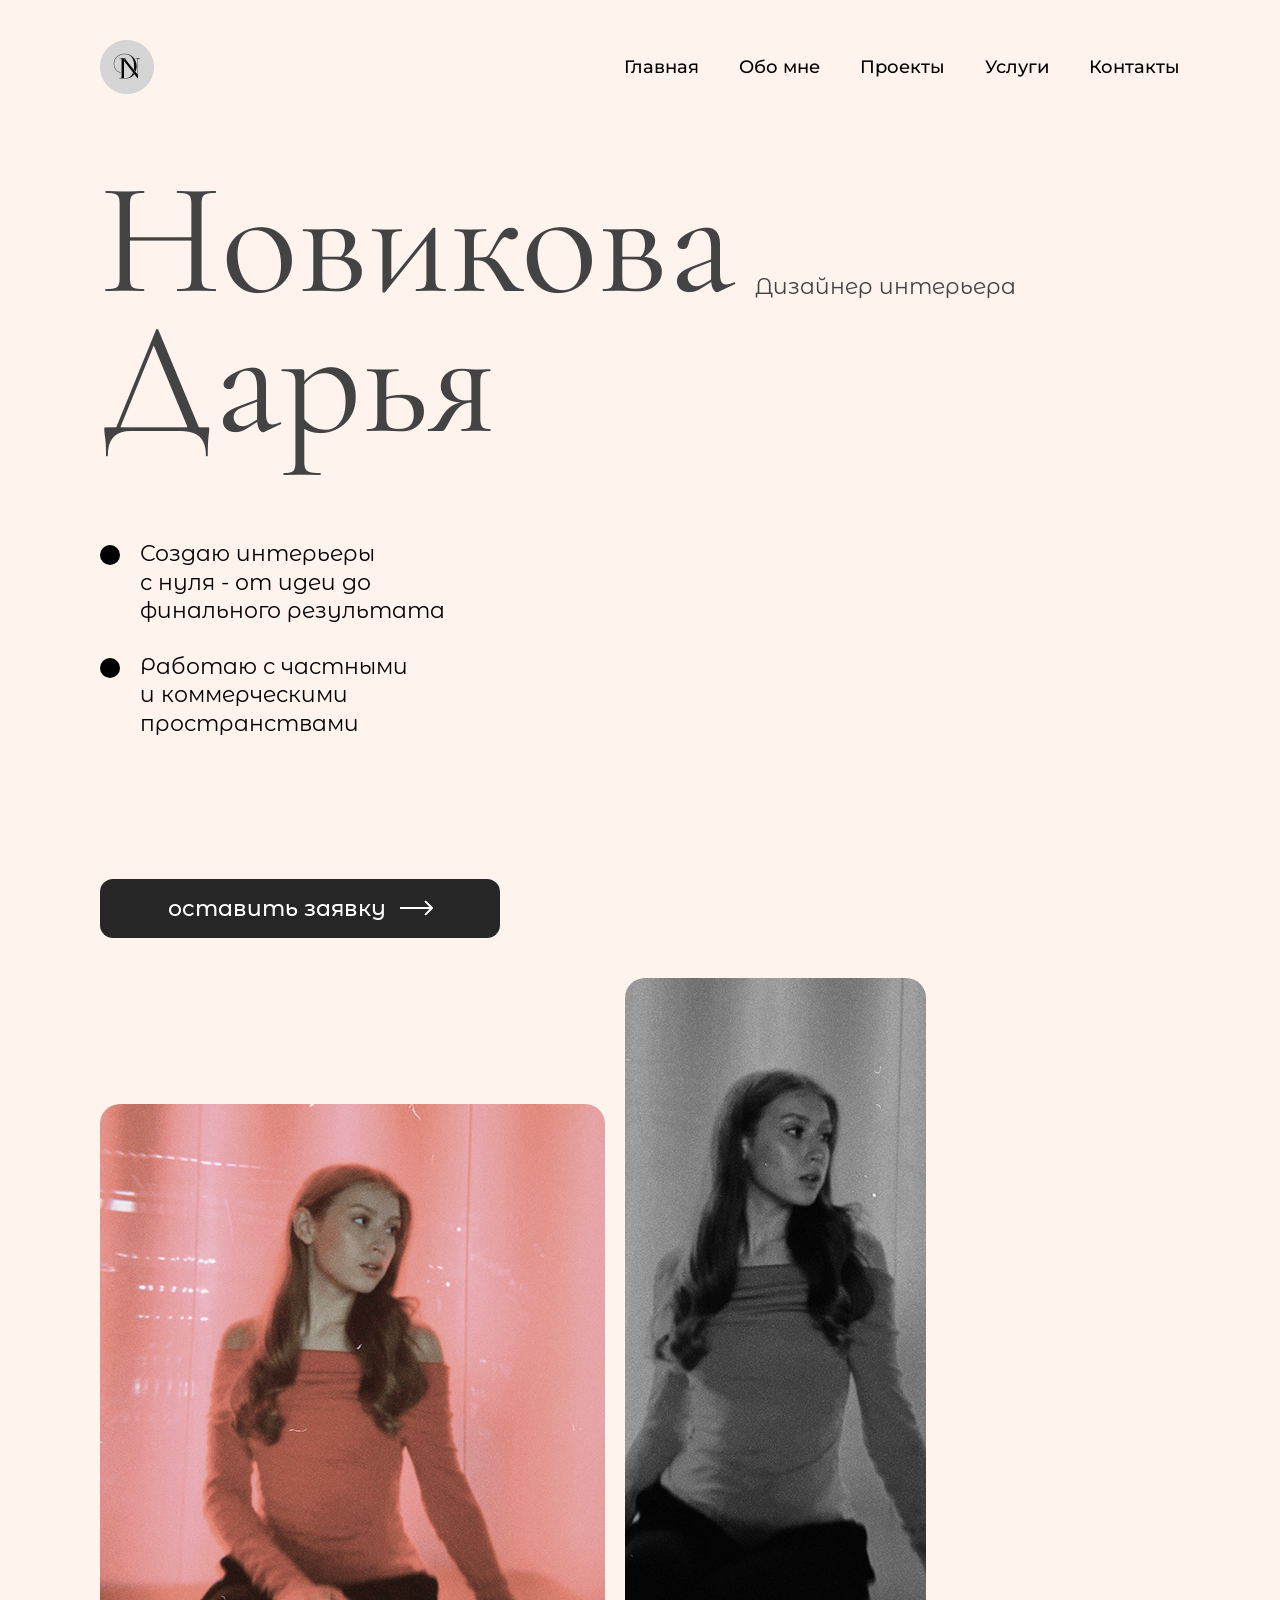
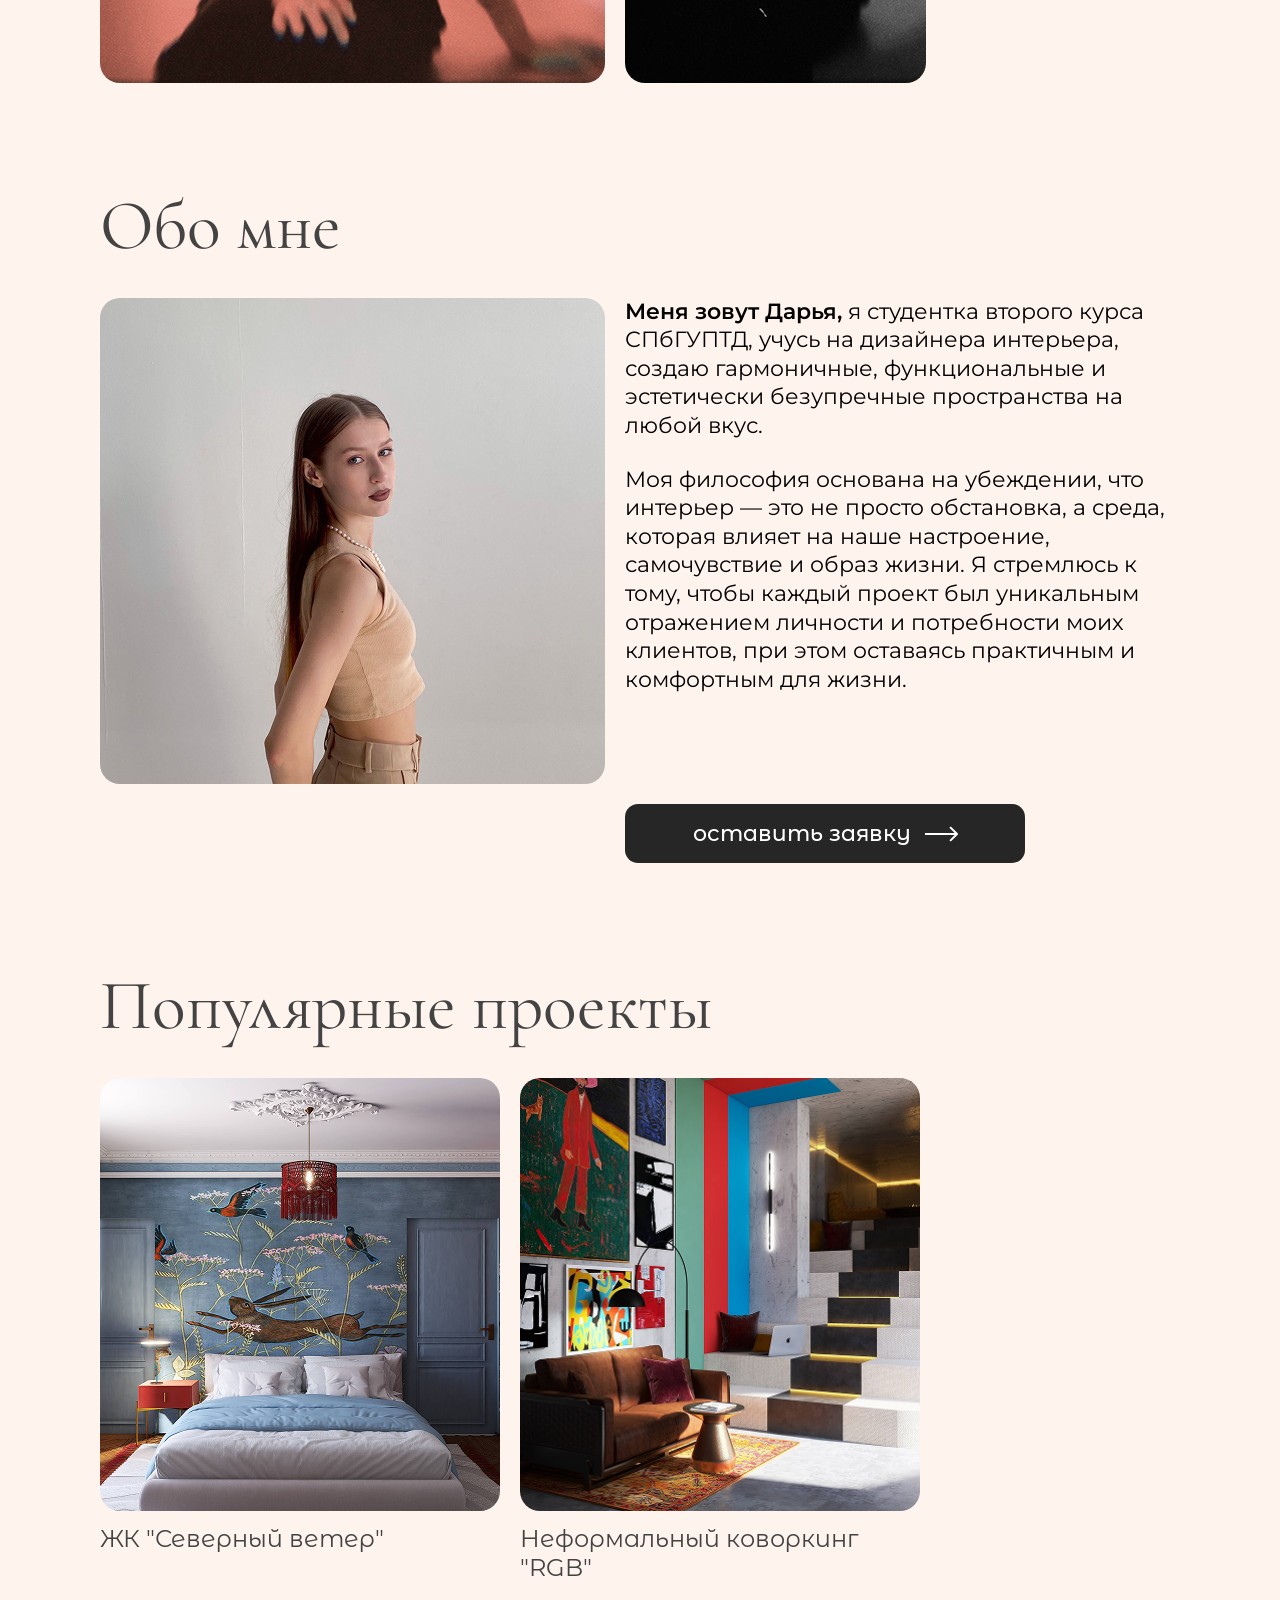
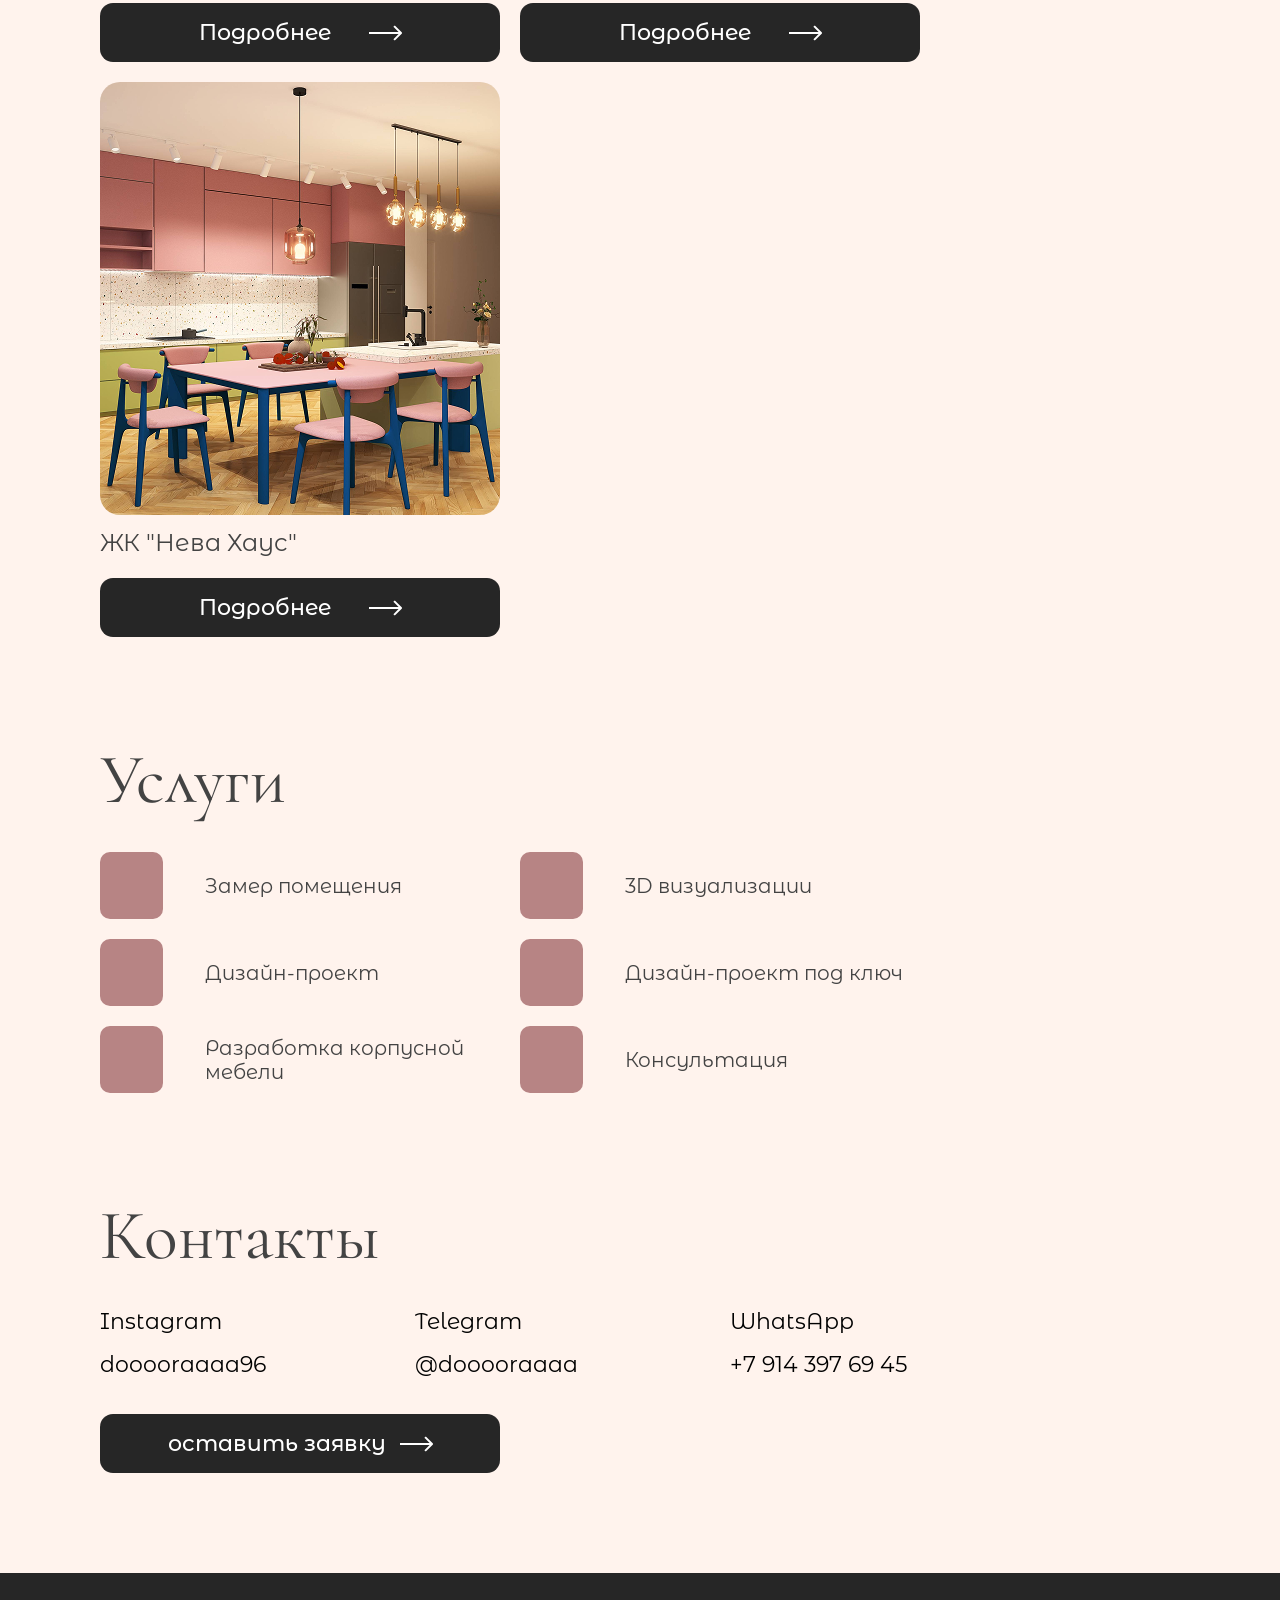
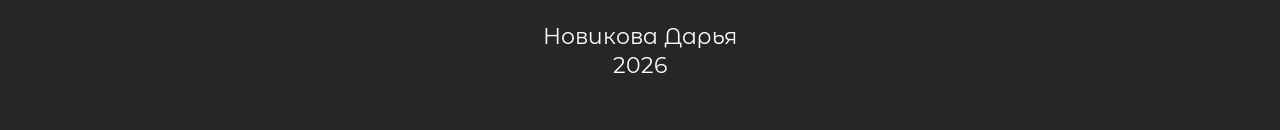
<file: index.html>
<!DOCTYPE html>
<html lang="ru">
<head>
    <meta charset="UTF-8">
    <meta name="viewport" content="width=device-width, initial-scale=1.0">
    <title>Новикова Дарья | Дизайнер интерьера</title>
    <link href="https://fonts.googleapis.com/css2?family=Cormorant+Garamond:wght@400;600;700&family=Montserrat+Alternates:wght@400;500&family=Montserrat:wght@400;500;600&display=swap" rel="stylesheet">
    <link rel="stylesheet" href="style.css">
</head>
<body>
    <div class="site-wrapper">

        <header class="header">
            <div class="container">
                <div class="header-content">
                    <img src="pics/logo.png" alt="Logo" class="logo">
                    <nav class="nav">
                        <a href="index.html" class="nav-link">Главная</a>
                        <a href="#" class="nav-link">Обо мне</a>
                        <a href="projects.html" class="nav-link">Проекты</a>
                        <a href="#" class="nav-link">Услуги</a>
                        <a href="#" class="nav-link">Контакты</a>
                    </nav>
                </div>
            </div>
        </header>
        
        <section class="banner">
            <div class="container">
                <div class="banner-content">
                    <div class="banner-left">
                        <div class="promo-group">
                            <div class="promo-line">
                                <span class="promo-text">Новикова</span>
                                <span class="addon-text">Дизайнер интерьера</span>
                            </div>
                            <div class="promo-text">Дарья</div>
                        </div>
                        
                        <div class="feature-group">
                            <div class="feature-item">
                                <div class="circle-black"></div>
                                <div class="bright-text">Создаю интерьеры<br>с нуля - от идеи до<br>финального результата</div>
                            </div>
                            
                            <div class="feature-item">
                                <div class="circle-black"></div>
                                <div class="bright-text">Работаю с частными<br>и коммерческими<br>пространствами</div>
                            </div>
                        </div>
                        
                        <a href="#" class="btn-dark">
							<span>оставить заявку</span>
                            <img src="pics/arrow.svg" alt="arrow" class="btn-icon">     
                        </a>
                    </div>
                    
                    <div class="banner-right">
                        <img src="pics/2.png" alt="" class="img-second">
                        <img src="pics/1.png" alt="" class="img-first">
                    </div>
                </div>
            </div>
        </section>
        
        <section class="about">
            <div class="container">
                <h2 class="section-title">Обо мне</h2>
                <div class="about-content">
                    <img src="pics/3.png" alt="Обо мне" class="about-img">
                    <div class="about-text">
                        <p class="about-text-main">
                            <span class="semibold">Меня зовут Дарья,</span> я студентка второго курса СПбГУПТД, учусь на дизайнера интерьера, создаю гармоничные, функциональные и эстетически безупречные пространства на любой вкус.
                        </p>
                        <p class="about-text-secondary">
                            Моя философия основана на убеждении, что интерьер — это не просто обстановка, а среда, которая влияет на наше настроение, самочувствие и образ жизни. Я стремлюсь к тому, чтобы каждый проект был уникальным отражением личности и потребности моих клиентов, при этом оставаясь практичным и комфортным для жизни.
                        </p>
                        <a href="#" class="btn-dark">
							<span>оставить заявку</span>
                            <img src="pics/arrow.svg" alt="arrow" class="btn-icon">     
                        </a>
                    </div>
                </div>
            </div>
        </section>
        
        <section class="popular">
            <div class="container">
                <h2 class="section-title">Популярные проекты</h2>
                <div class="popular-grid">
                    <div class="popular-card">
                        <img src="pics/4.png" alt="ЖК Северный ветер" class="popular-img">
                        <p class="popular-text">ЖК "Северный ветер"</p>
                        <a href="jk_sv.html" class="btn-dark btn-popular">
                            <span>Подробнее</span>
							<img src="pics/arrow.svg" alt="arrow" class="btn-icon">
                        </a>
                    </div>
                    <div class="popular-card">
                        <img src="pics/5.png" alt="Неформальный коворкинг RGB" class="popular-img">
                        <p class="popular-text">Неформальный коворкинг "RGB"</p>
                        <a href="#" class="btn-dark btn-popular">
                            <span>Подробнее</span>
							<img src="pics/arrow.svg" alt="arrow" class="btn-icon">
                        </a>
                    </div>
                    <div class="popular-card">
                        <img src="pics/6.png" alt="ЖК Нева Хаус" class="popular-img">
                        <p class="popular-text">ЖК "Нева Хаус"</p>
                        <a href="#" class="btn-dark btn-popular">
                            <span>Подробнее</span>
							<img src="pics/arrow.svg" alt="arrow" class="btn-icon">
                        </a>
                    </div>
                </div>
            </div>
        </section>
        
        <section class="services">
            <div class="container">
                <h2 class="section-title">Услуги</h2>
                <div class="services-grid">
                    <div class="service-item">
                        <div class="service-rect"></div>
                        <span class="service-text">Замер помещения</span>
                    </div>
                    <div class="service-item">
                        <div class="service-rect"></div>
                        <span class="service-text">3D визуализации</span>
                    </div>
                    <div class="service-item">
                        <div class="service-rect"></div>
                        <span class="service-text">Дизайн-проект</span>
                    </div>
                    <div class="service-item">
                        <div class="service-rect"></div>
                        <span class="service-text">Дизайн-проект под ключ</span>
                    </div>
                    <div class="service-item">
                        <div class="service-rect"></div>
                        <span class="service-text">Разработка корпусной<br>мебели</span>
                    </div>
                    <div class="service-item">
                        <div class="service-rect"></div>
                        <span class="service-text">Консультация</span>
                    </div>
                </div>
            </div>
        </section>
        
        <section class="contacts">
            <div class="container">
                <h2 class="section-title">Контакты</h2>
                <div class="contacts-content">
                    <div class="contacts-items">
                        <div class="contact-card">
                            <div class="contact-label">Instagram</div>
                            <div class="contact-value">dooooraaaa96</div>
                        </div>
                        <div class="contact-card">
                            <div class="contact-label">Telegram</div>
                            <div class="contact-value">@dooooraaaa</div>
                        </div>
                        <div class="contact-card contact-card-wa">
                            <div class="contact-label">WhatsApp</div>
                            <div class="contact-value">+7 914 397 69 45</div>
                        </div>
                    </div>
                    <a href="#" class="btn-dark btn-contacts">
                        <span>оставить заявку</span>
						<img src="pics/arrow.svg" alt="arrow" class="btn-icon">
                    </a>
                </div>
            </div>
        </section>
        
        <footer class="footer">
            <div class="footer-content">
                <p class="footer-text">Новикова Дарья<br>2026</p>
            </div>
        </footer>
    </div>
</body>
</html>
</file>
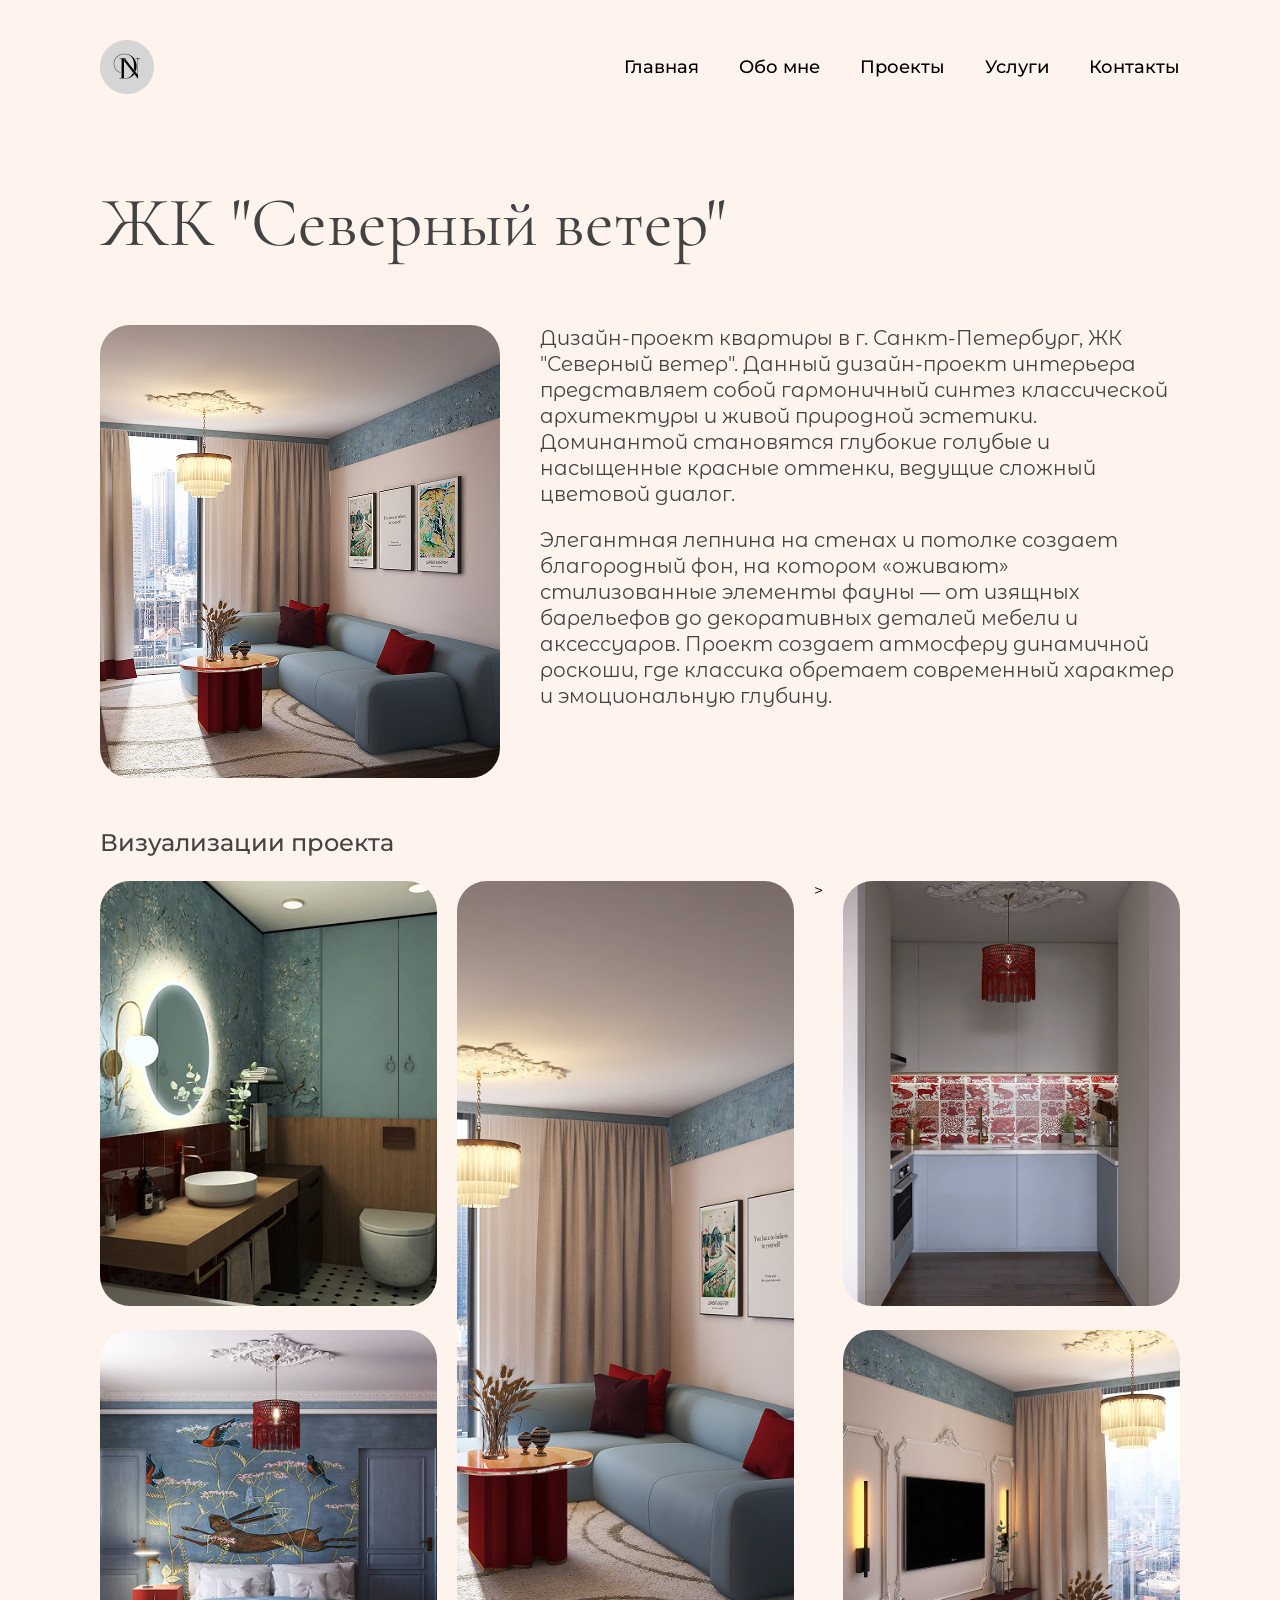
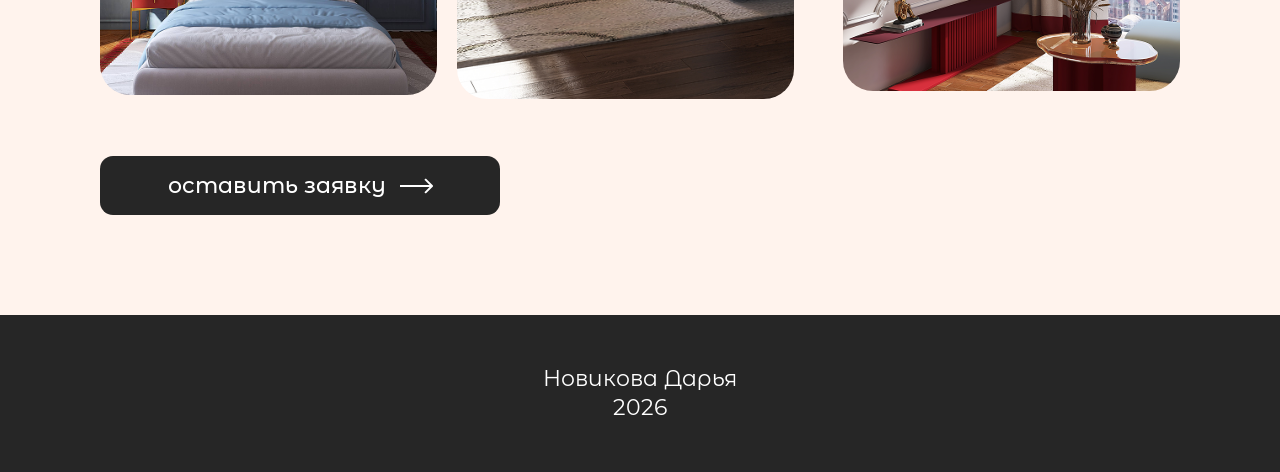
<file: jk_sv.html>
<!-- jk_sv.html -->
<!DOCTYPE html>
<html lang="ru">
<head>
    <meta charset="UTF-8">
    <meta name="viewport" content="width=device-width, initial-scale=1.0">
    <title>ЖК "Северный ветер" | Новикова Дарья</title>
    <link href="https://fonts.googleapis.com/css2?family=Cormorant+Garamond:wght@400;600;700&family=Montserrat+Alternates:wght@400;500&family=Montserrat:wght@400;500;600&display=swap" rel="stylesheet">
    <link rel="stylesheet" href="style.css">
</head>
<body>
    <div class="site-wrapper">
 
        <header class="header">
            <div class="container">
                <div class="header-content">
                    <img src="pics/logo.png" alt="Logo" class="logo">
                    <nav class="nav">
                        <a href="index.html" class="nav-link">Главная</a>
                        <a href="#" class="nav-link">Обо мне</a>
                        <a href="projects.html" class="nav-link">Проекты</a>
                        <a href="#" class="nav-link">Услуги</a>
                        <a href="#" class="nav-link">Контакты</a>
                    </nav>
                </div>
            </div>
        </header>

        <section class="jk-detail">
            <div class="container">
                <h1 class="jk-title">ЖК "Северный ветер"</h1>
                
                <div class="jk-intro">
                    <img src="pics/10.png" alt="ЖК Северный ветер" class="jk-intro-img">
                    <div class="jk-intro-text">
                        <p class="jk-description">
                            Дизайн-проект квартиры в г. Санкт-Петербург, ЖК "Северный ветер". Данный дизайн-проект интерьера представляет собой гармоничный синтез классической архитектуры и живой природной эстетики. Доминантой становятся глубокие голубые и насыщенные красные оттенки, ведущие сложный цветовой диалог.
                        </p>
                        <p class="jk-description jk-description-mt">
                            Элегантная лепнина на стенах и потолке создает благородный фон, на котором «оживают» стилизованные элементы фауны — от изящных барельефов до декоративных деталей мебели и аксессуаров. Проект создает атмосферу динамичной роскоши, где классика обретает современный характер и эмоциональную глубину.
                        </p>
                    </div>
                </div>

                <h2 class="jk-viz-title">Визуализации проекта</h2>
                
                <div class="jk-gallery">
                    <div class="jk-gallery-col">
                        <img src="pics/11.png">
                        <img src="pics/4.png">
                    </div>
                    <div class="jk-gallery-col">
                        <img src="pics/12.png">
                    </div>>
                    <div class="jk-gallery-col">
                        <img src="pics/13.png">
                        <img src="pics/14.png">
                    </div>
                </div>

                <div class="jk-btn-wrapper">
                    <a href="#" class="btn-dark btn-jk">
                        <span>оставить заявку</span>
						<img src="pics/arrow.svg" alt="arrow" class="btn-icon">
                    </a>
                </div>
            </div>
        </section>

        <footer class="footer">
            <div class="footer-content">
                <p class="footer-text">Новикова Дарья<br>2026</p>
            </div>
        </footer>
    </div>
</body>
</html>
</file>
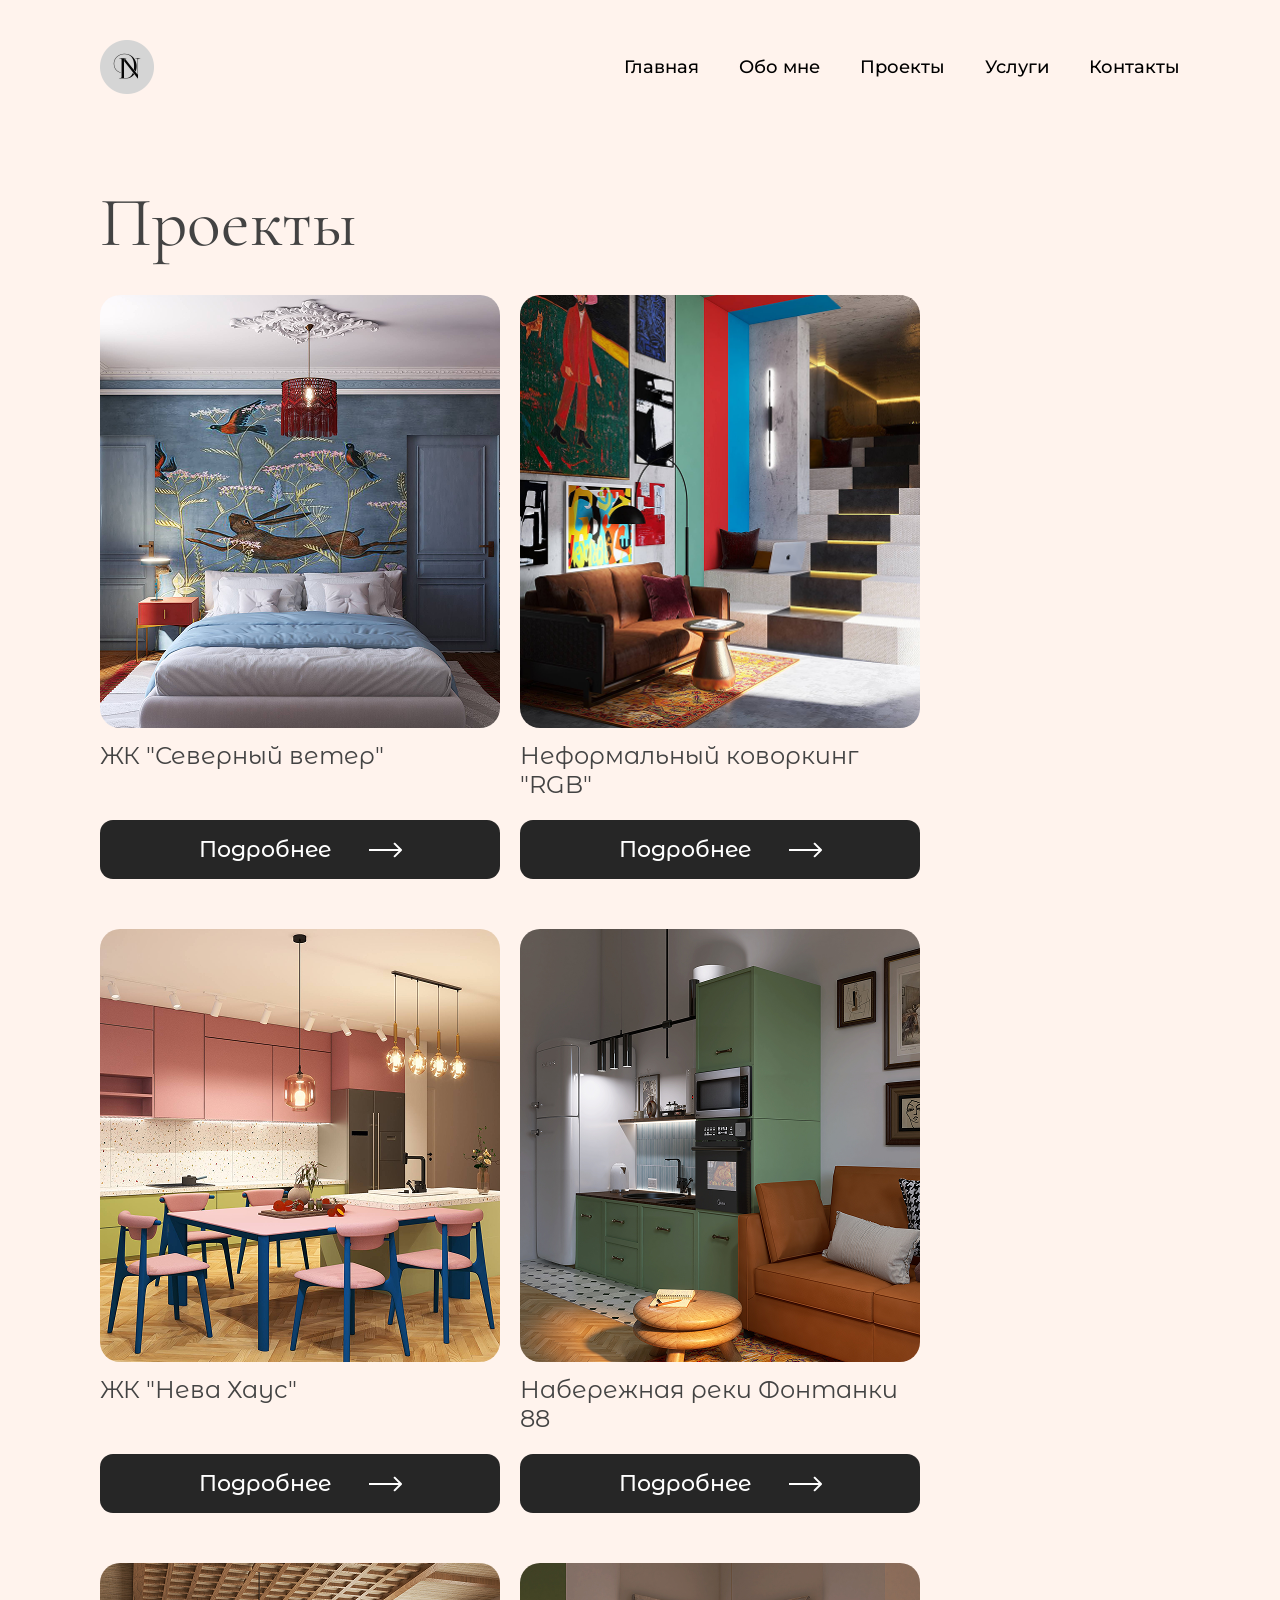
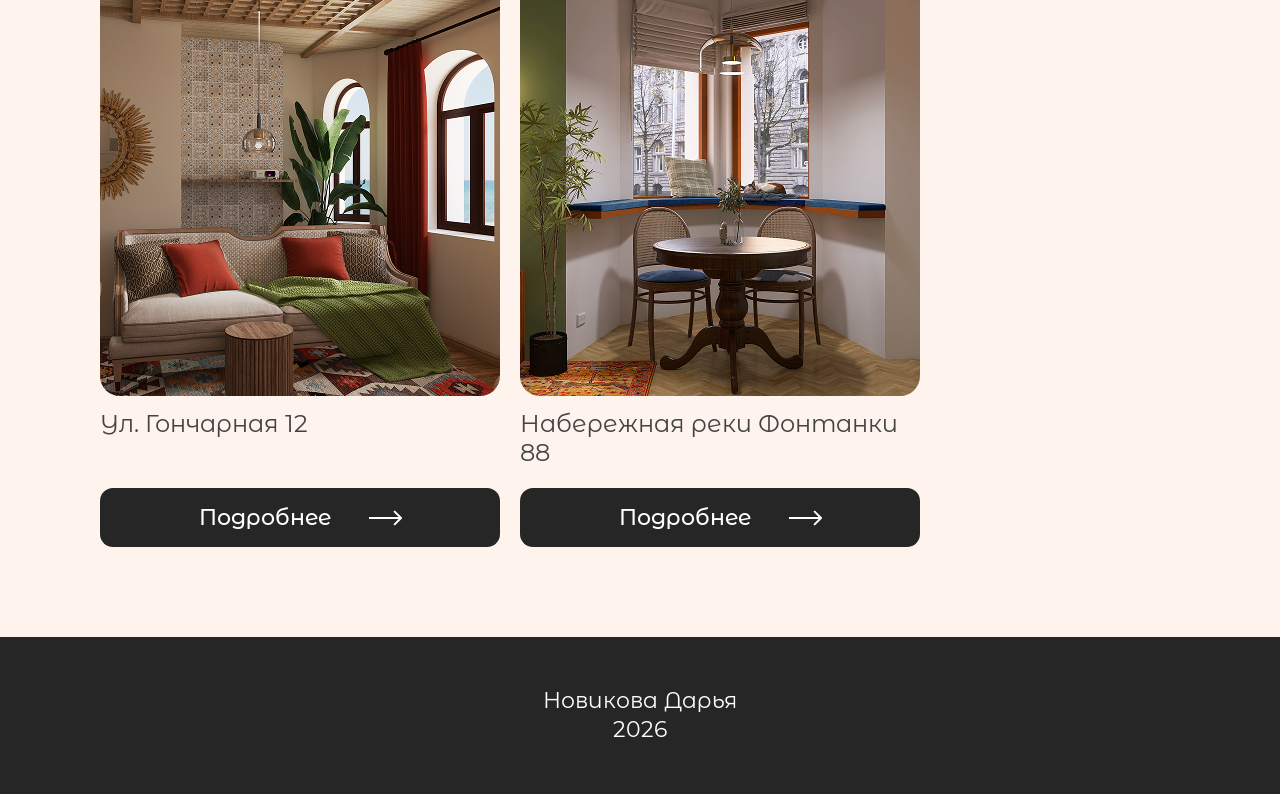
<file: projects.html>
<!DOCTYPE html>
<html lang="ru">
<head>
    <meta charset="UTF-8">
    <meta name="viewport" content="width=device-width, initial-scale=1.0">
    <title>Проекты | Новикова Дарья</title>
    <link href="https://fonts.googleapis.com/css2?family=Cormorant+Garamond:wght@400;600;700&family=Montserrat+Alternates:wght@400;500&family=Montserrat:wght@400;500;600&display=swap" rel="stylesheet">
    <link rel="stylesheet" href="style.css">
</head>

<body>
    <div class="site-wrapper">
        <header class="header">
            <div class="container">
                <div class="header-content">
                    <img src="pics/logo.png" alt="Logo" class="logo">
                    <nav class="nav">
                        <a href="index.html" class="nav-link">Главная</a>
                        <a href="#" class="nav-link">Обо мне</a>
                        <a href="projects.html" class="nav-link">Проекты</a>
                        <a href="#" class="nav-link">Услуги</a>
                        <a href="#" class="nav-link">Контакты</a>
                    </nav>
                </div>
            </div>
        </header>
        
        <section class="popular projects-page">
            <div class="container">
                <h2 class="section-title">Проекты</h2>
                <div class="popular-grid">
                    <!-- Ряд 1 -->
                    <div class="popular-card">
                        <img src="pics/4.png" alt="ЖК Северный ветер" class="popular-img">
                        <p class="popular-text">ЖК "Северный ветер"</p>
                        <a href="jk_sv.html" class="btn-dark btn-popular">
                            <span>Подробнее</span>
							<img src="pics/arrow.svg" alt="arrow" class="btn-icon">							
                        </a>
                    </div>
                    <div class="popular-card">
                        <img src="pics/5.png" alt="Неформальный коворкинг RGB" class="popular-img">
                        <p class="popular-text">Неформальный коворкинг "RGB"</p>
                        <a href="#" class="btn-dark btn-popular">
                            <span>Подробнее</span>
							<img src="pics/arrow.svg" alt="arrow" class="btn-icon">
                        </a>
                    </div>
                    <div class="popular-card">
                        <img src="pics/6.png" alt="ЖК Нева Хаус" class="popular-img">
                        <p class="popular-text">ЖК "Нева Хаус"</p>
                        <a href="#" class="btn-dark btn-popular">
                            <span>Подробнее</span>
							<img src="pics/arrow.svg" alt="arrow" class="btn-icon">
                        </a>
                    </div>
                    <div class="popular-card">
                        <img src="pics/7.png" alt="Проект 4" class="popular-img">
                        <p class="popular-text">Набережная реки Фонтанки 88</p>
                        <a href="#" class="btn-dark btn-popular">
                            <span>Подробнее</span>
							<img src="pics/arrow.svg" alt="arrow" class="btn-icon">
                        </a>
                    </div>
                    <div class="popular-card">
                        <img src="pics/8.png" alt="Проект 5" class="popular-img">
                        <p class="popular-text">Ул. Гончарная 12</p>
                        <a href="#" class="btn-dark btn-popular">
                            <span>Подробнее</span>
							<img src="pics/arrow.svg" alt="arrow" class="btn-icon">
                        </a>
                    </div>
                    <div class="popular-card">
                        <img src="pics/9.png" alt="Проект 6" class="popular-img">
                        <p class="popular-text">Набережная реки Фонтанки 88</p>
                        <a href="#" class="btn-dark btn-popular">
                            <span>Подробнее</span>
							<img src="pics/arrow.svg" alt="arrow" class="btn-icon">
                        </a>
                    </div>
                </div>
            </div>
        </section>
        
        <footer class="footer">
            <div class="footer-content">
                <p class="footer-text">Новикова Дарья<br>2026</p>
            </div>
        </footer>
    </div>
</body>
</html>
</file>
<file: style.css>
* {
    margin: 0;
    padding: 0;
    box-sizing: border-box;
}

body {
    background-color: #FFF3ED;
    font-family: 'Montserrat', sans-serif;
}

.site-wrapper {
    width: 100%;
}

.container {
    max-width: 1440px;
    margin: 0 auto;
    padding-left: 100px;
    padding-right: 100px;
}

/* ШАПКА */
.header {
    margin-top: 40px;
    margin-bottom: 86px;
}

.header-content {
    display: flex;
    justify-content: space-between;
    align-items: center;
    flex-wrap: wrap;
    gap: 20px;
}

.logo {
    width: 54px;
    height: 54px;
}

.nav {
    display: flex;
    flex-wrap: wrap;
    gap: 40px;
}

.nav-link {
    font-family: 'Montserrat', sans-serif;
    font-size: 18px;
    font-weight: 500;
    color: #000000;
    text-decoration: none;
    text-align: center;
    white-space: nowrap;
}


/* БАННЕР */
.banner {
    width: 100%;
    margin-bottom: 100px;
}

.banner-content {
    display: flex;
    flex-wrap: wrap;
    justify-content: space-between;
    align-items: flex-end;
    gap: 40px;
}

.banner-left {
    flex: 1;
    min-width: 280px;
}

.promo-group {
    margin-bottom: 0;
}

.promo-line {
    display: flex;
    align-items: flex-end;
    margin-bottom: 0;
}

.promo-text {
    margin-top: -20px;
    font-family: 'Cormorant Garamond', serif;
    font-size: 160px;
    font-weight: 400;
    color: #434343;
    line-height: 1;
}

.addon-text {
    font-family: 'Montserrat Alternates', sans-serif;
    font-size: 22px;
    font-weight: 400;
    color: #434343;
    padding-bottom: 20px;
    margin-left: 20px;
    line-height: 1.2;
    white-space: nowrap;
}

.promo-group .promo-text:last-child {
    margin-bottom: 80px;
    display: block;
}

.feature-group {
    margin-bottom: 140px;
}

.feature-item {
    display: flex;
    align-items: flex-start;
    margin-bottom: 27px;
}

.feature-item:last-child {
    margin-bottom: 0;
}

.circle-black {
    width: 20px;
    height: 20px;
    background-color: #000000;
    border-radius: 50%;
    flex-shrink: 0;
    margin-right: 20px;
    margin-top: 5px;
}

.bright-text {
    font-family: 'Montserrat Alternates', sans-serif;
    font-size: 22px;
    font-weight: 400;
    color: #000000;
    line-height: 1.3;
}

.btn-dark {
    width: 400px;
    height: 59px;
    background-color: #262626;
    border-radius: 13px;
    display: flex;
    align-items: center;
    justify-content: center;
    text-decoration: none;
    gap: 14px;
}

.btn-icon {
    width: 33px;
    height: 16px;
}

.btn-dark span {
    font-family: 'Montserrat Alternates', sans-serif;
    font-size: 22px;
    font-weight: 500;
    color: #FFFFFF;
}

.banner-right {
    display: flex;
    align-items: flex-end;
    gap: 20px;
    flex-wrap: wrap;
    justify-content: center;
}

.img-first {
    width: 301px;
    height: auto;
    border-radius: 20px;
    object-fit: cover;
    display: block;
}

.img-second {
    width: 505px;
    height: auto;
    border-radius: 20px;
    object-fit: cover;
    display: block;
}

/* ОБО МНЕ */
.about {
    margin-bottom: 100px;
}

.section-title {
    font-family: 'Cormorant Garamond', serif;
    font-size: 70px;
    font-weight: 400;
    color: #434343;
    margin-bottom: 30px;
}

.about-content {
    display: flex;
    flex-wrap: wrap;
    gap: 20px;
}

.about-img {
    width: 505px;
    height: 486px;
    border-radius: 20px;
    object-fit: cover;
}

.about-text {
    flex: 1;
    min-width: 280px;
    display: flex;
    flex-direction: column;
}

.about-text-main {
    font-family: 'Montserrat', sans-serif;
    font-size: 22px;
    font-weight: 400;
    color: #000000;
    line-height: 1.3;
    margin-bottom: 25px;
}

.semibold {
    font-weight: 600;
}

.about-text-secondary {
    font-family: 'Montserrat', sans-serif;
    font-size: 22px;
    font-weight: 400;
    color: #000000;
    line-height: 1.3;
    margin-bottom: 110px;
}

.btn-about {
    width: 400px;
}

/* ПОПУЛЯРНЫЕ ПРОЕКТЫ */
.popular {
    margin-bottom: 100px;
}

.popular-grid {
    display: flex;
    flex-wrap: wrap;
    gap: 20px;
}

.popular-card {
    width: 400px;
    display: flex;
    flex-direction: column;
}

.popular-img {
    width: 400px;
    height: 433px;
    border-radius: 20px;
    object-fit: cover;
    margin-bottom: 13px;
}

.popular-text {
    font-family: 'Montserrat Alternates', sans-serif;
    font-size: 24px;
    font-weight: 400;
    color: #434343;
    margin-bottom: 13px;
    flex-grow: 1;
}

.btn-popular {
	margin-top:8px;
    width: 400px;
    gap: 38px;
}

/* УСЛУГИ */
.services {
    margin-bottom: 100px;
}

.services-grid {
    display: flex;
    flex-wrap: wrap;
    gap: 20px;
}

.service-item {
    width: 400px;
    height: 67px;
    display: flex;
    align-items: center;
    gap: 42px;
}

.service-rect {
    width: 63px;
    height: 67px;
    background-color: #B78484;
    border-radius: 10px;
}

.service-text {
    font-family: 'Montserrat Alternates', sans-serif;
    font-size: 20px;
    font-weight: 400;
    color: #434343;
}

/* КОНТАКТЫ */
.contacts {
    margin-bottom: 100px;
}

.contacts-content {
    display: flex;
    flex-wrap: wrap;
    align-items: center;
    gap: 20px;
}

.contacts-items {
    display: flex;
    flex-wrap: wrap;
    gap: 20px;
}

.contact-card {
    width: 295px;
}

.contact-card-wa {
    width: 190px;
}

.contact-label {
    font-family: 'Montserrat Alternates', sans-serif;
    font-size: 22px;
    font-weight: 400;
    color: #000000;
    margin-bottom: 16px;
}

.contact-value {
    font-family: 'Montserrat Alternates', sans-serif;
    font-size: 22px;
    font-weight: 400;
    color: #000000;
	margin-bottom: 16px;
}

.btn-contacts {
    width: 400px;
}

/* ФУТЕР */
.footer {
    background-color: #262626;
    width: 100%;
}

.footer-content {
    max-width: 1440px;
    margin: 0 auto;
    padding: 50px 100px;
    text-align: center;
}

.footer-text {
    font-family: 'Montserrat Alternates', sans-serif;
    font-size: 22px;
    font-weight: 400;
    color: #FFFFFF;
    line-height: 1.3;
}
/* ПРОЕКТЫ */
.projects-page {
    margin-bottom: 60px;
}

.projects-page .popular-card {
    margin-bottom: 30px;
}
/* ЖК "СЕВЕРНЫЙ ВЕТЕР" */
.jk-detail {
    margin-bottom: 100px;
}

.jk-title {
    font-family: 'Cormorant Garamond', serif;
    font-size: 70px;
    font-weight: 400;
    color: #434343;
    margin-bottom: 60px;
}

.jk-intro {
    display: flex;
    flex-wrap: wrap;
    gap: 40px;
    margin-bottom: 50px;
}

.jk-intro-img {
    width: 400px;
    max-width: 100%;
    height: auto;
    border-radius: 30px;
}

.jk-intro-text {
    flex: 1;
    min-width: 280px;
    display: flex;
    flex-direction: column;
    gap: 20px;
}

.jk-description {
    font-family: 'Montserrat Alternates', sans-serif;
    font-size: 20px;
    font-weight: 400;
    color: #434343;
    line-height: 1.3;
}

.jk-viz-title {
    font-family: 'Montserrat', sans-serif;
    font-size: 24px;
    font-weight: 500;
    color: #434343;
    margin-bottom: 24px;
}

/* ГАЛЕРЕЯ */
.jk-gallery {
    display: flex;
    flex-wrap: wrap;
    gap: 20px;
    margin-bottom: 57px;
}

.jk-gallery-col {
    display: flex;
    flex-direction: column;
    gap: 24px;
    flex: 1;
    min-width: 250px;
}

.jk-gallery-col img {
    width: 100%;
    height: auto;
    border-radius: 30px;
    object-fit: cover;
    display: block;
}

.jk-btn-wrapper {
    display: flex;
    justify-content: flex-start;
}

.btn-jk {
    width: 400px;
    height: 59px;
    background-color: #262626;
    border-radius: 13px;
    display: flex;
    align-items: center;
    justify-content: center;
    text-decoration: none;
    gap: 14px;
}

.btn-jk .btn-icon {
    width: 33px;
    height: 16px;
}

.btn-jk span {
    font-family: 'Montserrat Alternates', sans-serif;
    font-size: 22px;
    font-weight: 500;
    color: #FFFFFF;
}
</file>
